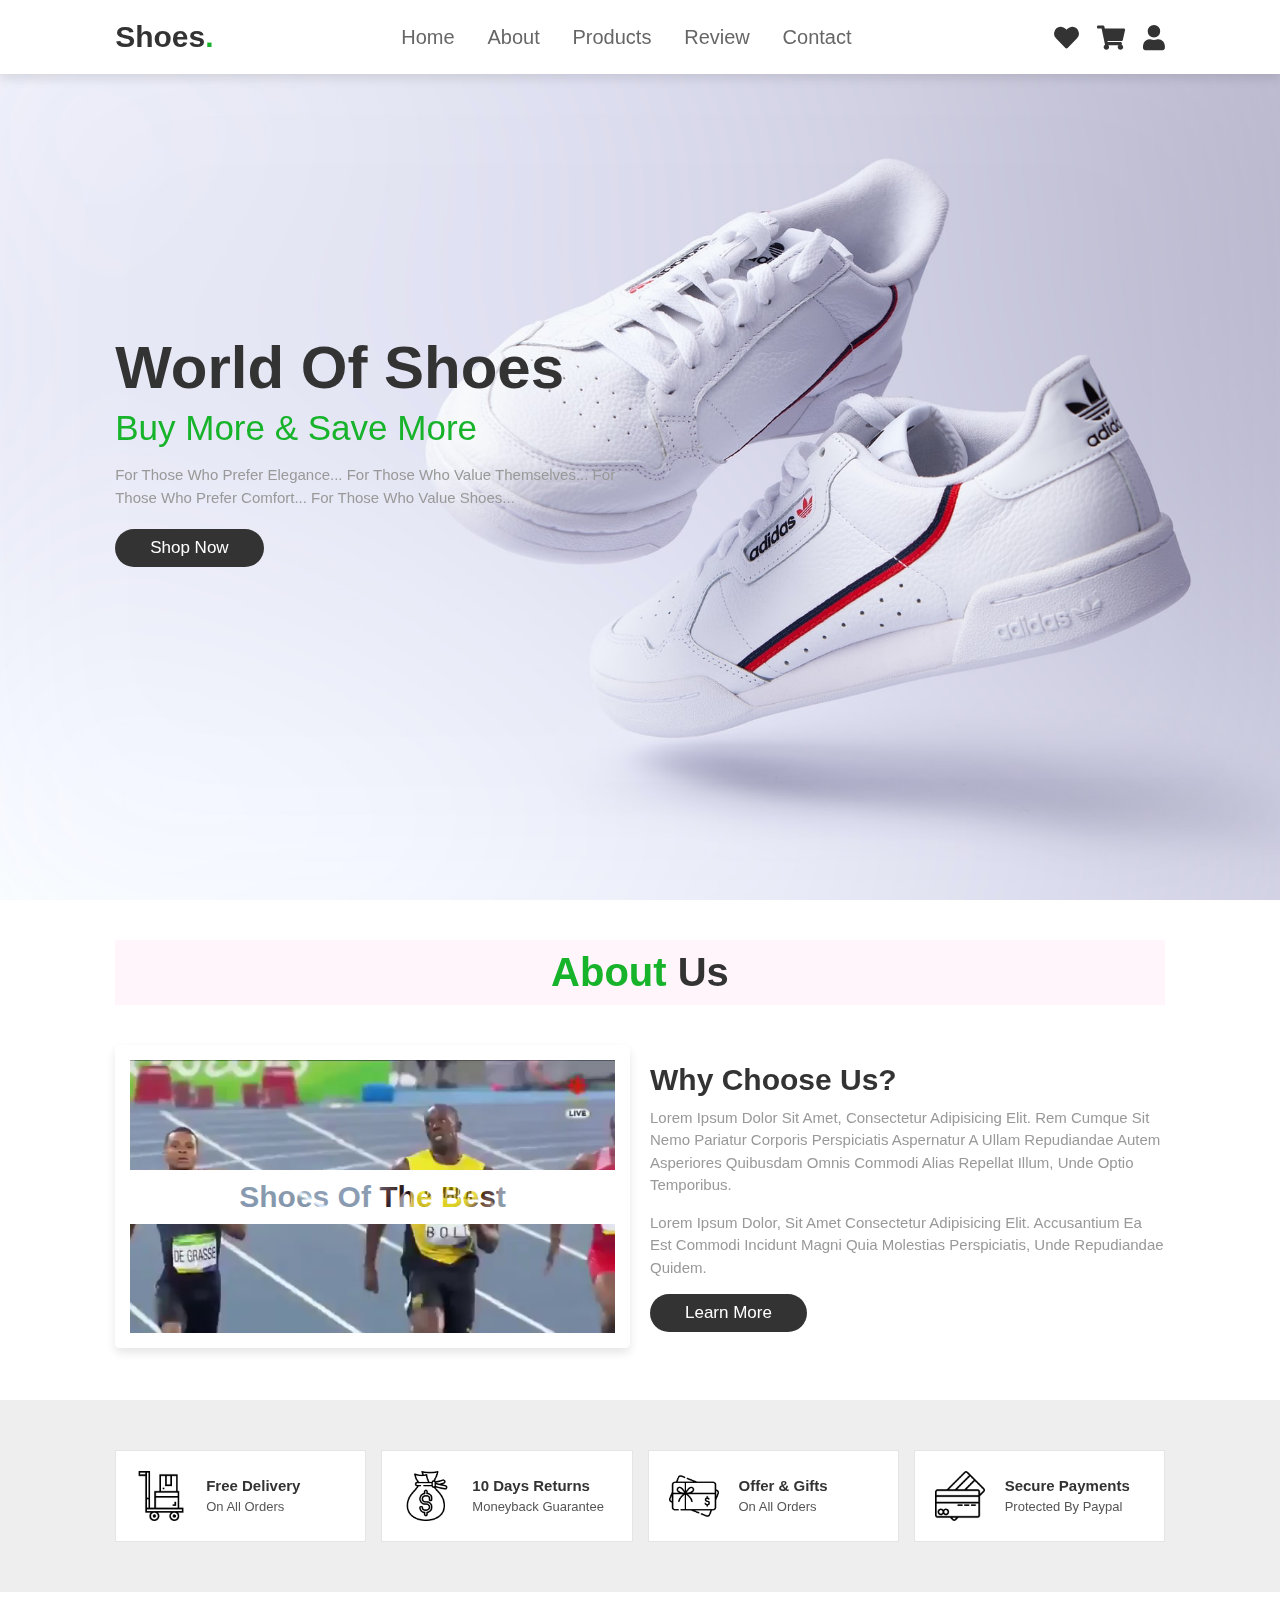
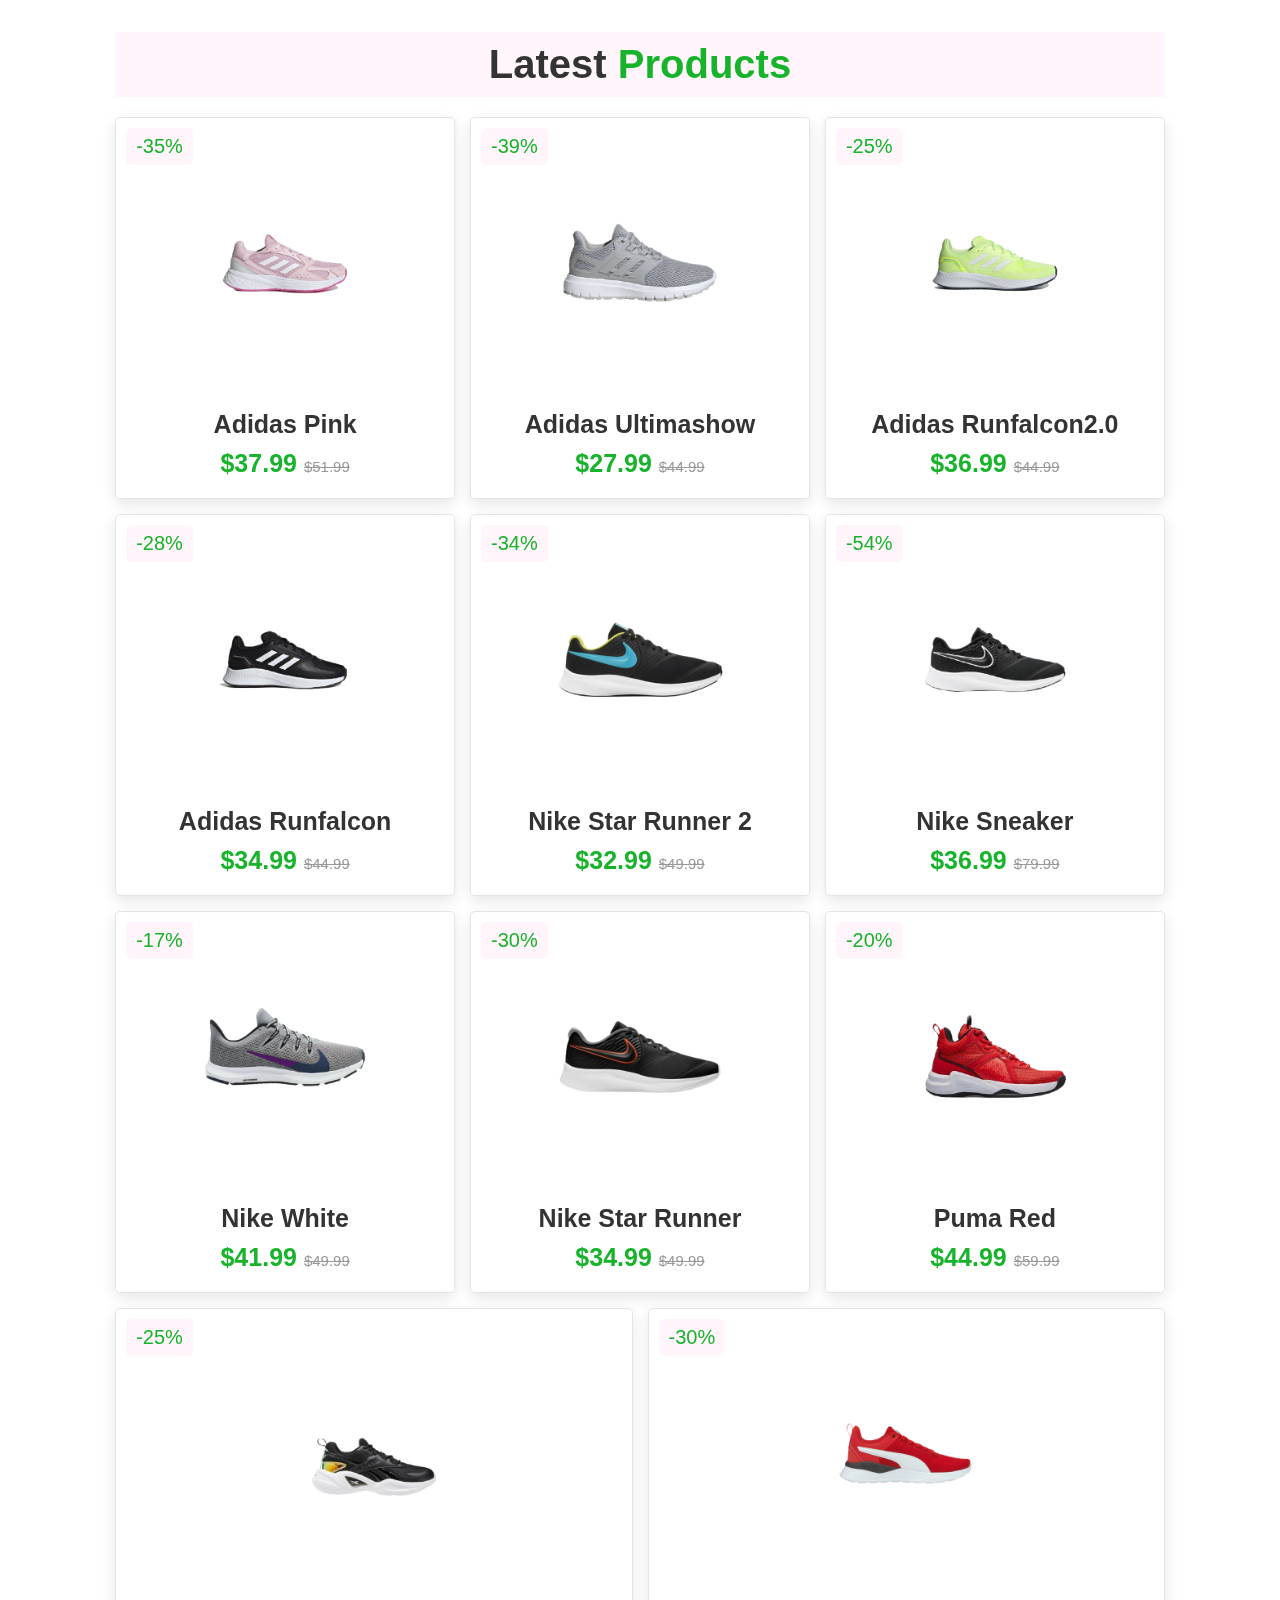
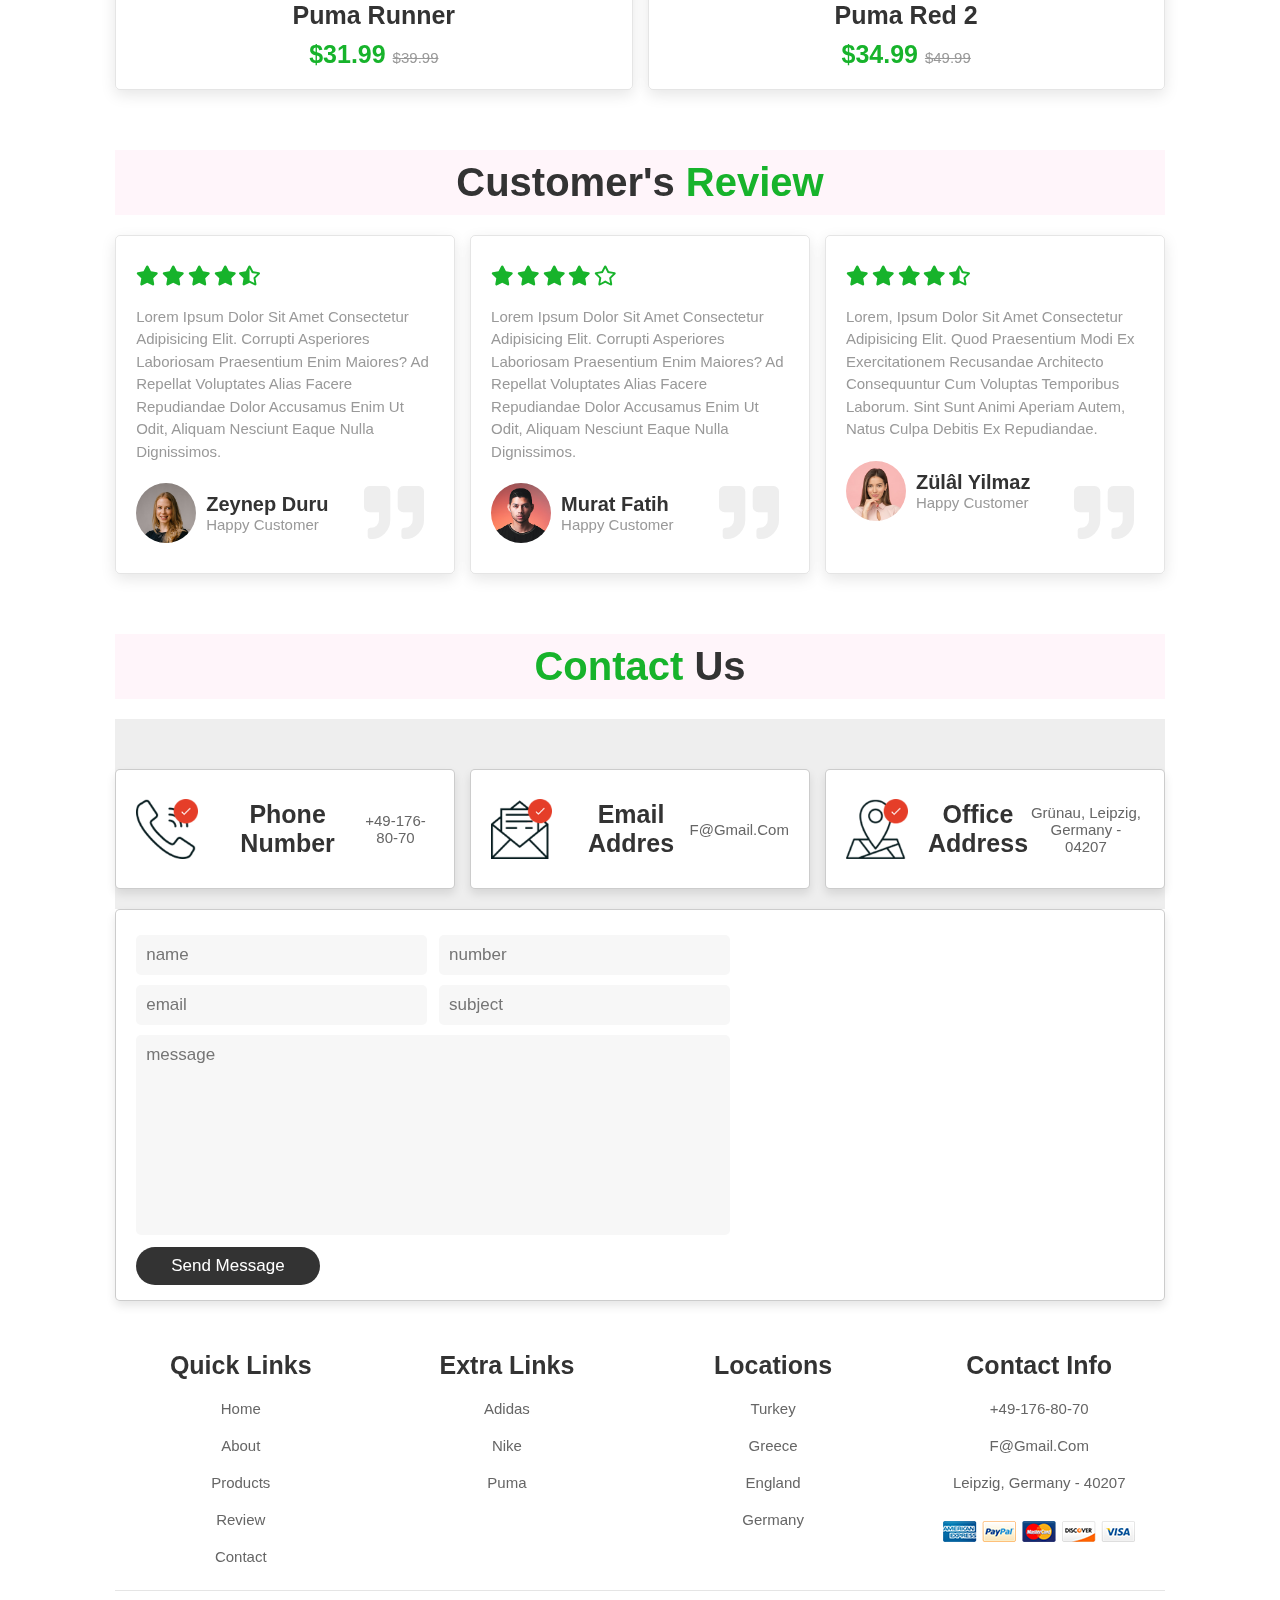
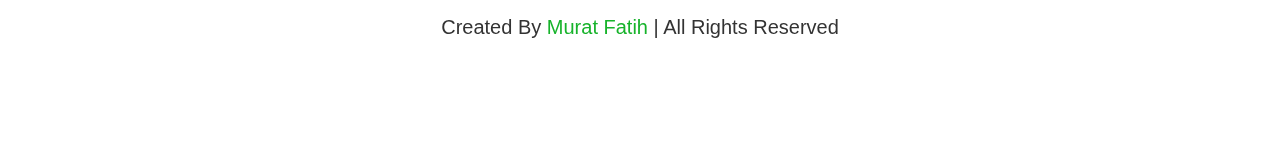
<file: index.html>
<!DOCTYPE html>
<html lang="en">

<head>
    <meta charset="UTF-8">
    <meta http-equiv="X-UA-Compatible" content="IE=edge">
    <meta name="viewport" content="width=device-width, initial-scale=1.0">
    <title>World Of Shoes</title>
    <link rel="icon" type="./favicon.ico" href="./images/favicon.ico">
    <!-- font awesome cdn link  -->
    <link rel="stylesheet" href="https://cdnjs.cloudflare.com/ajax/libs/font-awesome/5.15.3/css/all.min.css">
    <!-- custom css file link  -->
    <link rel="stylesheet" href="style.css">
</head>

<body>

    <!-- header section starts  -->
    <header>
        <input type="checkbox" name="" id="toggler">
        <label for="toggler" class="fas fa-bars"></label>
        <a href="#" class="logo">shoes<span>.</span></a>
        <nav class="navbar">
            <a href="#home">home</a>
            <a href="#about">about</a>
            <a href="#products">products</a>
            <a href="#review">review</a>
            <a href="#contact">contact</a>
        </nav>
        <div class="icons">
            <a href="#" class="fas fa-heart"></a>
            <a href="#" class="fas fa-shopping-cart"></a>
            <a href="#" class="fas fa-user"></a>
        </div>
    </header>

    <!-- home section starts  -->
    <section class="home" id="home">

        <div class="content">
            <h3>World of Shoes</h3>
            <span> buy more & save more </span>
            <p>For those who prefer elegance... For those who value themselves...
                For those who prefer comfort... For those who value shoes...
            </p>
            <a href="#" class="btn">shop now</a>
        </div>
    </section>

    <!-- about section starts  -->
    <section class="about" id="about">
        <h1 class="heading"> <span> about </span> us </h1>
        <div class="row">
            <div class="video-container">
                <video src="images/about-vid1.mp4" loop autoplay muted></video>
                <h3>shoes of the best</h3>
            </div>
            <div class="content">
                <h3>why choose us?</h3>
                <p>Lorem ipsum dolor sit amet, consectetur adipisicing elit. Rem cumque sit nemo pariatur corporis
                    perspiciatis aspernatur a ullam repudiandae autem asperiores quibusdam omnis commodi alias repellat
                    illum, unde optio temporibus.</p>
                <p>Lorem ipsum dolor, sit amet consectetur adipisicing elit. Accusantium ea est commodi incidunt magni
                    quia molestias perspiciatis, unde repudiandae quidem.</p>
                <a href="#" class="btn">learn more</a>
            </div>
        </div>
    </section>

    <!-- icons section starts  -->
    <section class="icons-container">
        <div class="icons">
            <img src="images/icon-1.png" alt="">
            <div class="info">
                <h3>free delivery</h3>
                <span>on all orders</span>
            </div>
        </div>
        <div class="icons">
            <img src="images/icon-2.png" alt="">
            <div class="info">
                <h3>10 days returns</h3>
                <span>moneyback guarantee</span>
            </div>
        </div>
        <div class="icons">
            <img src="images/icon-3.png" alt="">
            <div class="info">
                <h3>offer & gifts</h3>
                <span>on all orders</span>
            </div>
        </div>
        <div class="icons">
            <img src="images/icon-4.png" alt="">
            <div class="info">
                <h3>secure payments</h3>
                <span>protected by paypal</span>
            </div>
        </div>
    </section>

    <!-- products section starts  -->
    <section class="products" id="products">
        <h1 class="heading"> latest <span>products</span> </h1>
        <div class="box-container">
            <div class="box">
                <span class="discount">-35%</span>
                <div class="image">
                    <a href="./adidas.html">
                        <img src="images/img-4.jpg" alt="">
                    </a>
                    <div class="icons">
                        <a href="#" class="fas fa-heart"></a>
                        <a href="#" class="cart-btn">add to cart</a>
                        <a href="#" class="fas fa-share"></a>
                    </div>
                </div>
                <div class="content">
                    <h3>Adidas Pink</h3>
                    <div class="price"> $37.99 <span>$51.99</span> </div>
                </div>
            </div>
            <div class="box">
                <span class="discount">-39%</span>
                <div class="image">
                    <a href="./adidas.html">
                        <img src="images/img-2.jpg" alt="">
                    </a>
                    <div class="icons">
                        <a href="#" class="fas fa-heart"></a>
                        <a href="#" class="cart-btn">add to cart</a>
                        <a href="#" class="fas fa-share"></a>
                    </div>
                </div>
                <div class="content">
                    <h3>adidas Ultimashow</h3>
                    <div class="price"> $27.99 <span>$44.99</span> </div>
                </div>
            </div>
            <div class="box">
                <span class="discount">-25%</span>
                <div class="image">
                    <a href="./adidas.html">
                        <img src="images/img-3.jpg" alt="">
                    </a>
                    <div class="icons">
                        <a href="#" class="fas fa-heart"></a>
                        <a href="#" class="cart-btn">add to cart</a>
                        <a href="#" class="fas fa-share"></a>
                    </div>
                </div>
                <div class="content">
                    <h3>adidas runfalcon2.0</h3>
                    <div class="price"> $36.99 <span>$44.99</span> </div>
                </div>
            </div>
            <div class="box">
                <span class="discount">-28%</span>
                <div class="image">
                    <a href="./adidas.html">
                        <img src="images/img-1.jpg" alt="">
                    </a>
                    <div class="icons">
                        <a href="#" class="fas fa-heart"></a>
                        <a href="#" class="cart-btn">add to cart</a>
                        <a href="#" class="fas fa-share"></a>
                    </div>
                </div>
                <div class="content">
                    <h3>adidas runfalcon</h3>
                    <div class="price"> $34.99 <span>$44.99</span> </div>
                </div>
            </div>
            <div class="box">
                <span class="discount">-34%</span>
                <div class="image">
                    <a href="./nike.html">
                        <img src="images/img-5.jpg" alt="">
                    </a>
                    <div class="icons">
                        <a href="#" class="fas fa-heart"></a>
                        <a href="#" class="cart-btn">add to cart</a>
                        <a href="#" class="fas fa-share"></a>
                    </div>
                </div>
                <div class="content">
                    <h3>nike star runner 2</h3>
                    <div class="price"> $32.99 <span>$49.99</span> </div>
                </div>
            </div>
            <div class="box">
                <span class="discount">-54%</span>
                <div class="image">
                    <a href="./nike.html">
                        <img src="images/img-6.jpg" alt="">
                    </a>
                    <div class="icons">
                        <a href="#" class="fas fa-heart"></a>
                        <a href="#" class="cart-btn">add to cart</a>
                        <a href="#" class="fas fa-share"></a>
                    </div>
                </div>
                <div class="content">
                    <h3>nike sneaker</h3>
                    <div class="price"> $36.99 <span>$79.99</span> </div>
                </div>
            </div>
            <div class="box">
                <span class="discount">-17%</span>
                <div class="image">
                    <a href="./nike.html">
                        <img src="images/img-7.jpg" alt="">
                    </a>
                    <div class="icons">
                        <a href="#" class="fas fa-heart"></a>
                        <a href="#" class="cart-btn">add to cart</a>
                        <a href="#" class="fas fa-share"></a>
                    </div>
                </div>
                <div class="content">
                    <h3>nike white</h3>
                    <div class="price"> $41.99 <span>$49.99</span> </div>
                </div>
            </div>
            <div class="box">
                <span class="discount">-30%</span>
                <div class="image">
                    <a href="./nike.html">
                        <img src="images/img-8.jpg" alt="">
                    </a>
                    <div class="icons">
                        <a href="#" class="fas fa-heart"></a>
                        <a href="#" class="cart-btn">add to cart</a>
                        <a href="#" class="fas fa-share"></a>
                    </div>
                </div>
                <div class="content">
                    <h3>nike star runner</h3>
                    <div class="price"> $34.99 <span>$49.99</span> </div>
                </div>
            </div>

            <div class="box">
                <span class="discount">-20%</span>
                <div class="image">
                    <a href="./puma.html">
                        <img src="images/img-9.jpg" alt="">
                    </a>
                    <div class="icons">
                        <a href="#" class="fas fa-heart"></a>
                        <a href="#" class="cart-btn">add to cart</a>
                        <a href="#" class="fas fa-share"></a>
                    </div>
                </div>
                <div class="content">
                    <h3>puma red</h3>
                    <div class="price"> $44.99 <span>$59.99</span> </div>
                </div>
            </div>

            <div class="box">
                <span class="discount">-25%</span>
                <div class="image">
                    <a href="./puma.html">
                        <img src="images/img-10.jpg" alt="">
                    </a>
                    <div class="icons">
                        <a href="#" class="fas fa-heart"></a>
                        <a href="#" class="cart-btn">add to cart</a>
                        <a href="#" class="fas fa-share"></a>
                    </div>
                </div>
                <div class="content">
                    <h3>puma runner</h3>
                    <div class="price"> $31.99 <span>$39.99</span> </div>
                </div>
            </div>


            <div class="box">
                <span class="discount">-30%</span>
                <div class="image">
                    <a href="./puma.html">
                        <img src="images/img-11.jpg" alt="">
                    </a>
                    <div class="icons">
                        <a href="#" class="fas fa-heart"></a>
                        <a href="#" class="cart-btn">add to cart</a>
                        <a href="#" class="fas fa-share"></a>
                    </div>
                </div>
                <div class="content">
                    <h3>puma red 2</h3>
                    <div class="price"> $34.99 <span>$49.99</span> </div>
                </div>
            </div>

    </section>

    <!-- review section starts  -->
    <section class="review" id="review">

        <h1 class="heading"> customer's <span>review</span> </h1>

        <div class="box-container">

            <div class="box">
                <div class="stars">
                    <i class="fas fa-star"></i>
                    <i class="fas fa-star"></i>
                    <i class="fas fa-star"></i>
                    <i class="fas fa-star"></i>
                    <i class="fas fa-star-half-alt"></i>
                </div>
                <p>Lorem ipsum dolor sit amet consectetur adipisicing elit. Corrupti asperiores laboriosam praesentium
                    enim maiores? Ad repellat voluptates alias facere repudiandae dolor accusamus enim ut odit, aliquam
                    nesciunt eaque nulla dignissimos.</p>
                <div class="user">
                    <img src="images/pic-1.png" alt="">
                    <div class="user-info">
                        <h3>Zeynep Duru</h3>
                        <span>happy customer</span>
                    </div>
                </div>
                <span class="fas fa-quote-right"></span>
            </div>

            <div class="box">
                <div class="stars">
                    <i class="fas fa-star"></i>
                    <i class="fas fa-star"></i>
                    <i class="fas fa-star"></i>
                    <i class="fas fa-star"></i>
                    <i class="far fa-star"></i>
                </div>
                <p>Lorem ipsum dolor sit amet consectetur adipisicing elit. Corrupti asperiores laboriosam praesentium
                    enim maiores? Ad repellat voluptates alias facere repudiandae dolor accusamus enim ut odit, aliquam
                    nesciunt eaque nulla dignissimos.</p>
                <div class="user">
                    <img src="images/pic-2.png" alt="">
                    <div class="user-info">
                        <h3>Murat Fatih</h3>
                        <span>happy customer</span>
                    </div>
                </div>
                <span class="fas fa-quote-right"></span>
            </div>

            <div class="box">
                <div class="stars">
                    <i class="fas fa-star"></i>
                    <i class="fas fa-star"></i>
                    <i class="fas fa-star"></i>
                    <i class="fas fa-star"></i>
                    <i class="fas fa-star-half-alt"></i>
                </div>
                <p>Lorem, ipsum dolor sit amet consectetur adipisicing elit. Quod praesentium modi ex exercitationem
                    recusandae architecto consequuntur cum voluptas temporibus laborum. Sint sunt animi aperiam autem,
                    natus culpa debitis ex repudiandae.</p>
                <div class="user">
                    <img src="images/pic-3.png" alt="">
                    <div class="user-info">
                        <h3>Zülâl Yilmaz</h3>
                        <span>happy customer</span>
                    </div>
                </div>
                <span class="fas fa-quote-right"></span>
            </div>

        </div>

    </section>

    <!--Contact section starts-->
    <section class="contact" id="contact">
        <h1 class="heading"> <span>contact</span> us </h1>
        <div class="icons-container">
            <div class="icons">
                <img src="images/icon-5.png" alt="">
                <h3>phone number</h3>
                <p>+49-176-80-70</p>
            </div>
            <div class="icons">
                <img src="images/icon-6.png" alt="">
                <h3>email addres</h3>
                <p>f@gmail.com</p>
            </div>
            <div class="icons">
                <img src="images/icon-7.png" alt="">
                <h3>office address</h3>
                <p>grünau, leipzig, germany - 04207</p>
            </div>
        </div>
        <div class="row">
            <form action="">
                <div class="inputBox">
                    <input type="text" placeholder="name">
                    <input type="text" placeholder="number">
                </div>
                <div class="inputBox">
                    <input type="email" placeholder="email">
                    <input type="text" placeholder="subject">
                </div>
                <textarea name="" placeholder="message" id="" cols="30" rows="10"></textarea>
                <input type="submit" value="send message" class="btn">
            </form>
            <iframe class="map"
                src="https://www.google.com/maps/embed?pb=!1m18!1m12!1m3!1d2494.075952793802!2d12.263409866125082!3d51.309726929603166!2m3!1f0!2f0!3f0!3m2!1i1024!2i768!4f13.1!3m3!1m2!1s0x47a6f6e39d64a419%3A0x9eb061e055e15de6!2s04207%20Gr%C3%BCnau!5e0!3m2!1str!2sde!4v1628583391150!5m2!1str!2sde"
                allowfullscreen="" loading="lazy"></iframe>
        </div>
    </section>

    <!-- footer section starts  -->
    <section class="footer">
        <div class="box-container">
            <div class="box">
                <h3>quick links</h3>
                <a href="#home">home</a>
                <a href="#about">about</a>
                <a href="#products">products</a>
                <a href="#review">review</a>
                <a href="#contact">contact</a>
            </div>
            <div class="box">
                <h3>extra links</h3>
                <a href="./adidas.html">adidas</a>
                <a href="./nike.html">nike</a>
                <a href="./puma.html">puma</a>
            </div>
            <div class="box">
                <h3>locations</h3>
                <a href="#">turkey</a>
                <a href="#">greece</a>
                <a href="#">england</a>
                <a href="#">germany</a>
            </div>
            <div class="box">
                <h3>contact info</h3>
                <a href="#">+49-176-80-70</a>
                <a href="#">f@gmail.com</a>
                <a href="#">leipzig, germany - 40207</a>
                <a href=""><img src="images/payment.png" alt=""></a>
            </div>
        </div>
        <div class="credit"> created by <span> murat fatih </span> | all rights reserved </div>
    </section>

</body>

</html>
</file>
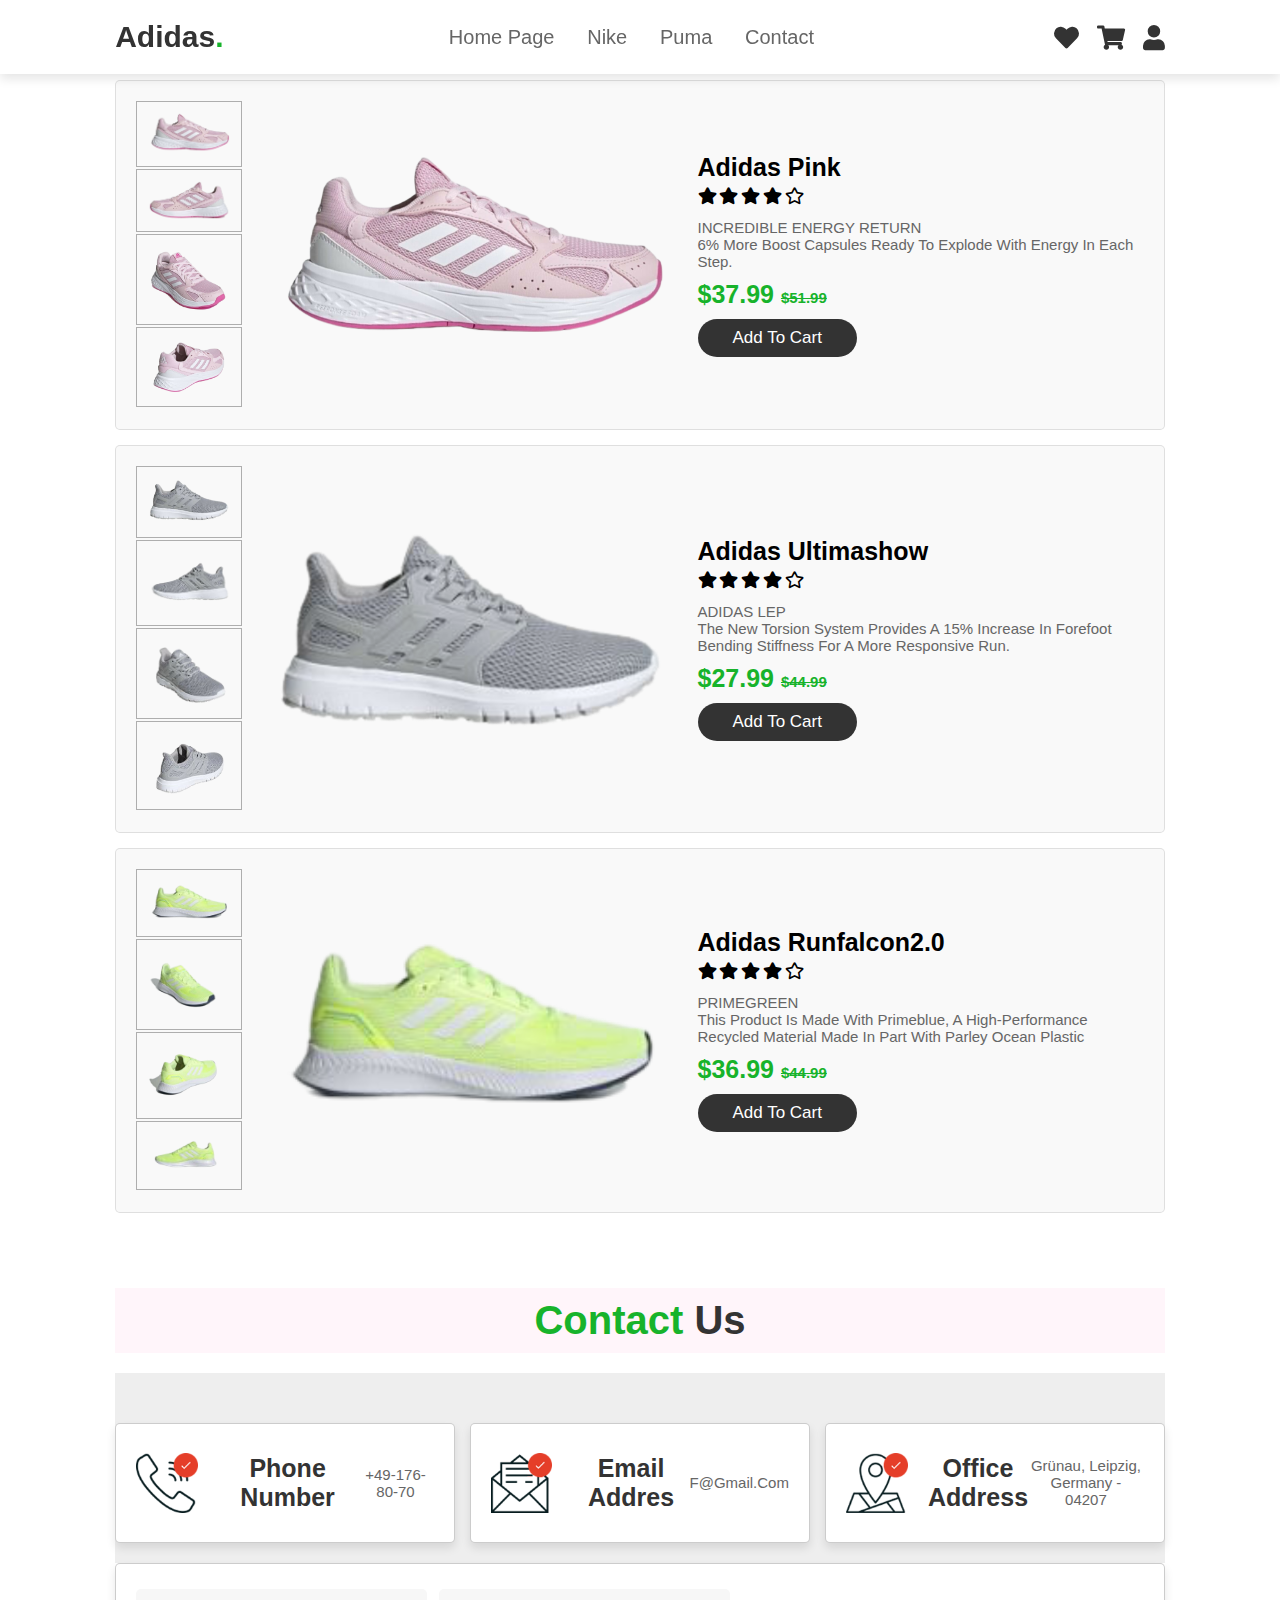
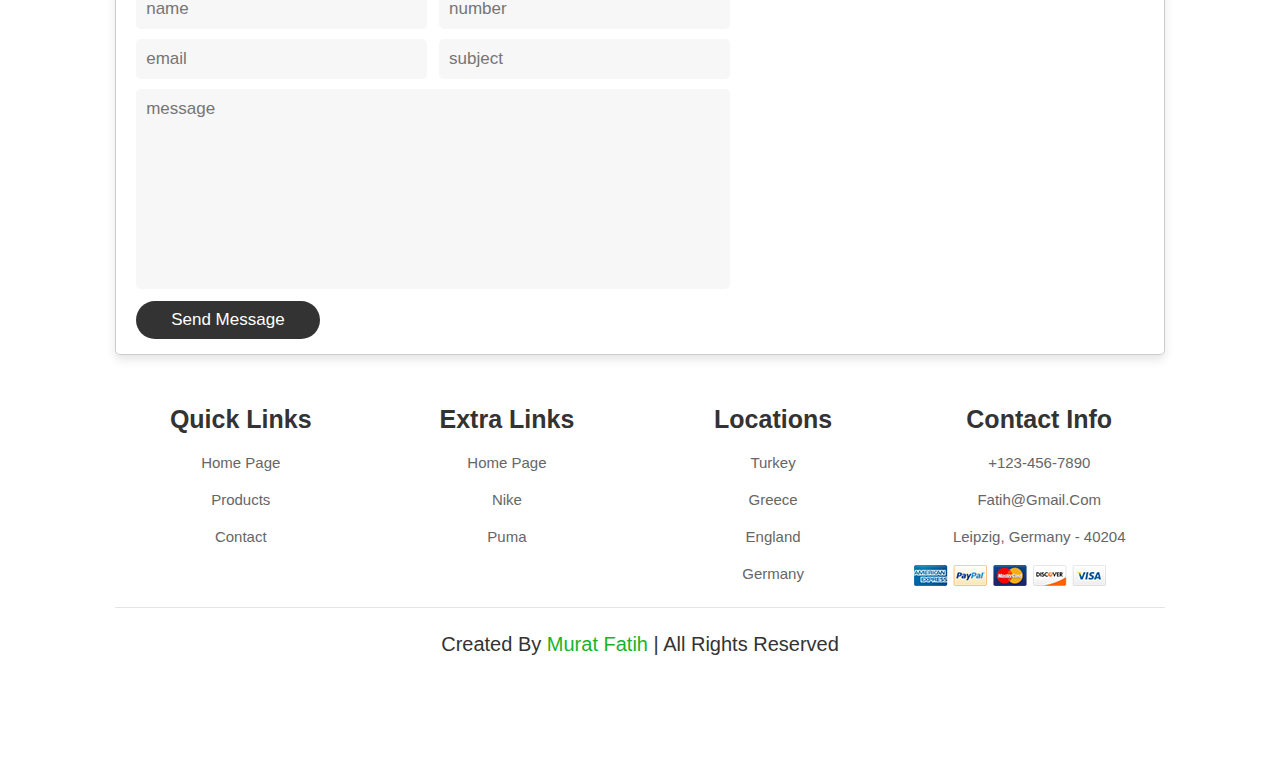
<file: adidas.html>
<!DOCTYPE html>
<html lang="en">
<head>
    <meta charset="UTF-8">
    <meta http-equiv="X-UA-Compatible" content="IE=edge">
    <meta name="viewport" content="width=device-width, initial-scale=1.0">
    <title>Adidas</title>
    <link rel="icon" type="./favicon.ico" href="./images/favicon.ico">
    <!-- font awesome cdn link  -->
    <link rel="stylesheet" href="https://cdnjs.cloudflare.com/ajax/libs/font-awesome/5.15.3/css/all.min.css">
    <!-- custom css file link  -->
    <link rel="stylesheet" href="style.css">
</head>
<body>

<!-- header section starts  -->
<header>

    <input type="checkbox" name="" id="toggler">
    <label for="toggler" class="fas fa-bars"></label>

    <a href="#" class="logo">adidas<span>.</span></a>

    <nav class="navbar">
        <a href="./index.html">home page</a>
        <a href="./nike.html">nike</a>
        <a href="./puma.html">puma</a>
        <a href="#contact">contact</a>
    </nav>

    <div class="icons">
        <a href="#" class="fas fa-heart"></a>
        <a href="#" class="fas fa-shopping-cart"></a>
        <a href="#" class="fas fa-user"></a>
    </div>

</header>

<!-- featured section starts  -->

<section class="featured" id="featured">

    <h5 class="heading">  </h5>

    <div class="row">
        <div class="image-container">
            <div class="small-image">
                <img src="./images/adidas1.png" class="featured-image-1" alt="">
                <img src="./images/adidas2.png" class="featured-image-1" alt="">
                <img src="./images/adidas3.png" class="featured-image-1" alt="">
                <img src="./images/adidas4.png" class="featured-image-1" alt="">
            </div>
            <div class="big-image">
                <img src="./images/adidas1.png" class="big-image-1" alt="">
            </div>
        </div>
        <div class="content">
            <h3>Adidas Pink</h3>
            <div class="stars">
                <i class="fas fa-star"></i>
                <i class="fas fa-star"></i>
                <i class="fas fa-star"></i>
                <i class="fas fa-star"></i>
                <i class="far fa-star"></i>
            </div>
            <p>INCREDIBLE ENERGY RETURN 
             <br> 6% more Boost capsules ready to explode with energy in each step.</p>
            <div class="price">$37.99 <span>$51.99</span></div>
            <a href="#" class="btn">add to cart</a>
        </div>
    </div>

    <div class="row">
        <div class="image-container">
            <div class="small-image">
                <img src="./images/adidas5.png" class="featured-image-2" alt="">
                <img src="./images/adidas6.png" class="featured-image-2" alt="">
                <img src="./images/adidas7.png" class="featured-image-2" alt="">
                <img src="./images/adidas8.png" class="featured-image-2" alt="">
            </div>
            <div class="big-image">
                <img src="./images/adidas5.png" class="big-image-2" alt="">
            </div>
        </div>
        <div class="content">
            <h3>Adidas Ultimashow</h3>
            <div class="stars">
                <i class="fas fa-star"></i>
                <i class="fas fa-star"></i>
                <i class="fas fa-star"></i>
                <i class="fas fa-star"></i>
                <i class="far fa-star"></i>
            </div>
            <p>ADIDAS LEP
               <br> The new Torsion System provides a 15% increase in forefoot bending stiffness for a more responsive run.</p>
            <div class="price">$27.99 <span>$44.99</span></div>
            <a href="#" class="btn">add to cart</a>
        </div>
    </div>

    <div class="row">
        <div class="image-container">
            <div class="small-image">
                <img src="./images/adidas9.png" class="featured-image-2" alt="">
                <img src="./images/adidas10.png" class="featured-image-2" alt="">
                <img src="./images/adidas11.png" class="featured-image-2" alt="">
                <img src="./images/adidas12.png" class="featured-image-2" alt="">
            </div>
            <div class="big-image">
                <img src="./images/adidas9.png" class="featured-image-2" alt="">
            </div>
        </div>
        <div class="content">
            <h3>Adidas Runfalcon2.0</h3>
            <div class="stars">
                <i class="fas fa-star"></i>
                <i class="fas fa-star"></i>
                <i class="fas fa-star"></i>
                <i class="fas fa-star"></i>
                <i class="far fa-star"></i>
            </div>
            <p>PRIMEGREEN
               <br> This product is made with Primeblue, a high-performance recycled material made in part with Parley Ocean Plastic</p>
            <div class="price">$36.99 <span>$44.99</span></div>
            <a href="#" class="btn">add to cart</a>
        </div>
    </div>

</section>  

     <!--Contact section starts-->
     <section class="contact" id="contact">

        <h1 class="heading"> <span>contact</span> us </h1>

        <div class="icons-container">

            <div class="icons">
                <img src="images/icon-5.png" alt="">
                <h3>phone number</h3>
                <p>+49-176-80-70</p>
            </div>

            <div class="icons">
                <img src="images/icon-6.png" alt="">
                <h3>email addres</h3>
                <p>f@gmail.com</p>

            </div>

            <div class="icons">
                <img src="images/icon-7.png" alt="">
                <h3>office address</h3>
                <p>grünau, leipzig, germany - 04207</p>
            </div>

        </div>

        <div class="row">

            <form action="">
                <div class="inputBox">
                    <input type="text" placeholder="name">
                    <input type="text" placeholder="number">
                </div>
                <div class="inputBox">
                    <input type="email" placeholder="email">
                    <input type="text" placeholder="subject">
                </div>
                <textarea name="" placeholder="message" id="" cols="30" rows="10"></textarea>
                <input type="submit" value="send message" class="btn">
            </form>


            <iframe class="map"
                src="https://www.google.com/maps/embed?pb=!1m18!1m12!1m3!1d2494.075952793802!2d12.263409866125082!3d51.309726929603166!2m3!1f0!2f0!3f0!3m2!1i1024!2i768!4f13.1!3m3!1m2!1s0x47a6f6e39d64a419%3A0x9eb061e055e15de6!2s04207%20Gr%C3%BCnau!5e0!3m2!1str!2sde!4v1628583391150!5m2!1str!2sde"
                allowfullscreen="" loading="lazy"></iframe>

        </div>

    </section>

   <!-- footer section starts  -->
   <section class="footer">

    <div class="box-container">

        <div class="box">
            <h3>quick links</h3>
            <a href="./index.html">home page</a>
            <a href="#featured">products</a>
            <a href="#contact">contact</a>
        </div>

        <div class="box">
            <h3>extra links</h3>
            <a href="./index.html">home page</a>
            <a href="./nike.html">nike</a>
            <a href="./puma.html">puma</a>
        </div>

        <div class="box">
            <h3>locations</h3>
            <a href="#">turkey</a>
            <a href="#">greece</a>
            <a href="#">england</a>
            <a href="#">germany</a>
        </div>

        <div class="box">
            <h3>contact info</h3>
            <a href="#">+123-456-7890</a>
            <a href="#">fatih@gmail.com</a>
            <a href="#">leipzig, germany - 40204</a>
            <img src="images/payment.png" alt="">
        </div>

    </div>

    <div class="credit"> created by <span> murat fatih </span> | all rights reserved </div>

</section>


</body>
</html>
</file>
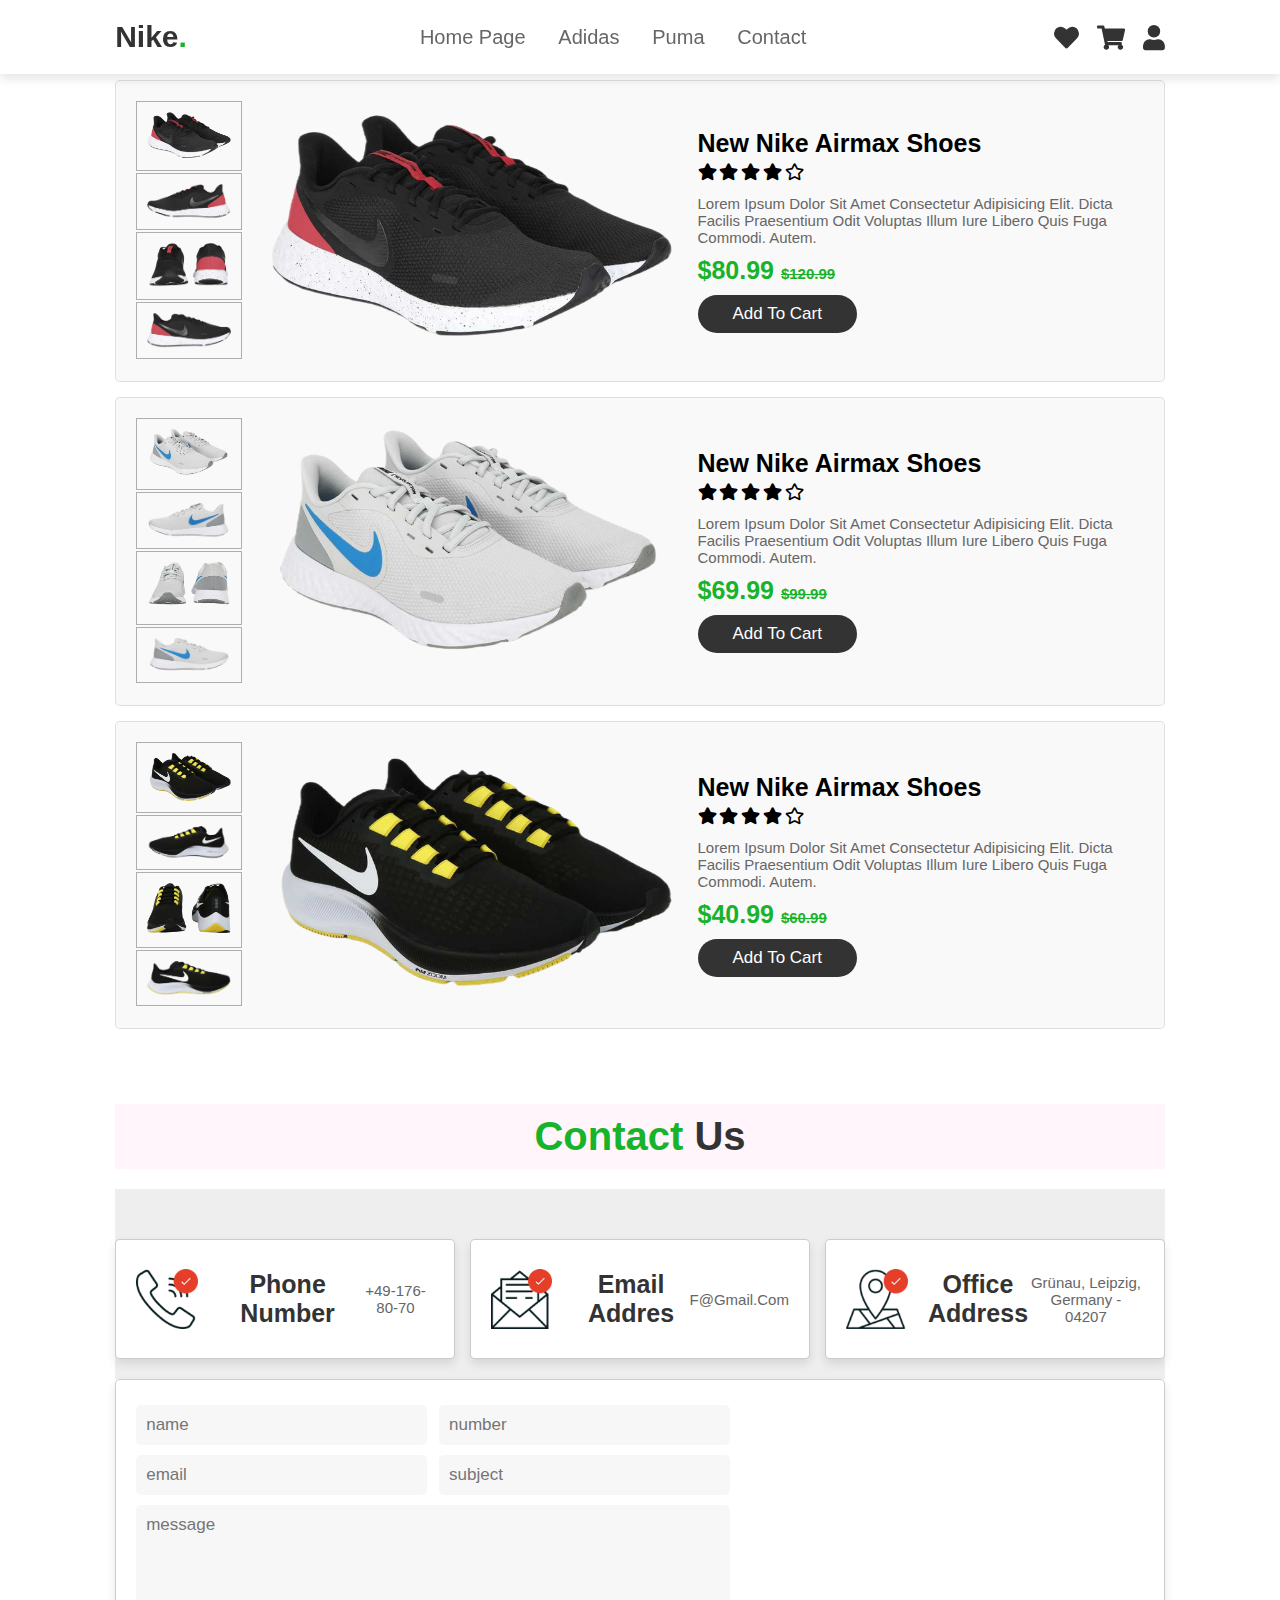
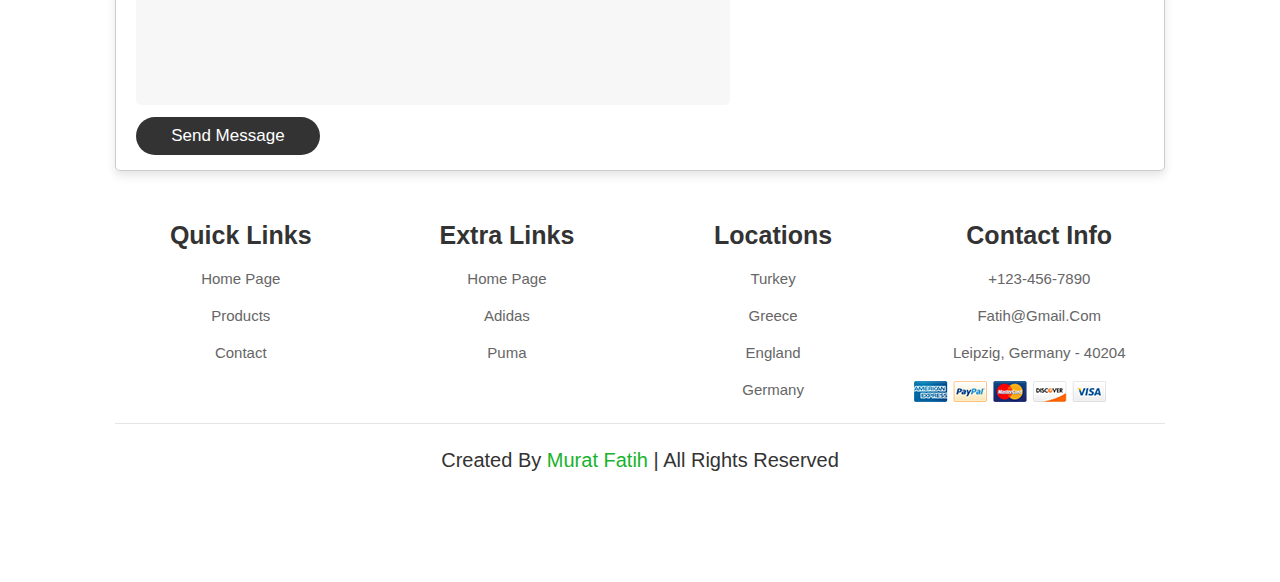
<file: nike.html>
<!DOCTYPE html>
<html lang="en">

<head>
    <meta charset="UTF-8">
    <meta http-equiv="X-UA-Compatible" content="IE=edge">
    <meta name="viewport" content="width=device-width, initial-scale=1.0">
    <title>Nike</title>
    <link rel="icon" type="./favicon.ico" href="./images/favicon.ico">
    <!-- font awesome cdn link  -->
    <link rel="stylesheet" href="https://cdnjs.cloudflare.com/ajax/libs/font-awesome/5.15.3/css/all.min.css">
    <!-- custom css file link  -->
    <link rel="stylesheet" href="style.css">
</head>

<body>

   <!-- header section starts  -->
<header>

    <input type="checkbox" name="" id="toggler">
    <label for="toggler" class="fas fa-bars"></label>

    <a href="#" class="logo">nike<span>.</span></a>

    <nav class="navbar">
        <a href="./index.html">home page</a>
        <a href="./adidas.html">adidas</a>
        <a href="./puma.html">puma</a>
        <a href="#contact">contact</a>
    </nav>

    <div class="icons">
        <a href="#" class="fas fa-heart"></a>
        <a href="#" class="fas fa-shopping-cart"></a>
        <a href="#" class="fas fa-user"></a>
    </div>

</header>

    <!-- featured section starts  -->

    <section class="featured" id="featured">

        <h5 class="heading"> </h5>

        <div class="row">
            <div class="image-container">
                <div class="small-image">
                    <img src="images/f-img-1.1.png" class="featured-image-1" alt="">
                    <img src="images/f-img-1.2.png" class="featured-image-1" alt="">
                    <img src="images/f-img-1.3.png" class="featured-image-1" alt="">
                    <img src="images/f-img-1.4.png" class="featured-image-1" alt="">
                </div>
                <div class="big-image">
                    <img src="images/f-img-1.1.png" class="big-image-1" alt="">
                </div>
            </div>
            <div class="content">
                <h3>new nike airmax shoes</h3>
                <div class="stars">
                    <i class="fas fa-star"></i>
                    <i class="fas fa-star"></i>
                    <i class="fas fa-star"></i>
                    <i class="fas fa-star"></i>
                    <i class="far fa-star"></i>
                </div>
                <p>Lorem ipsum dolor sit amet consectetur adipisicing elit. Dicta facilis praesentium odit voluptas
                    illum iure libero quis fuga commodi. Autem.</p>
                <div class="price">$80.99 <span>$120.99</span></div>
                <a href="#" class="btn">add to cart</a>
            </div>
        </div>

        <div class="row">
            <div class="image-container">
                <div class="small-image">
                    <img src="images/f-img-2.1.png" class="featured-image-2" alt="">
                    <img src="images/f-img-2.2.png" class="featured-image-2" alt="">
                    <img src="images/f-img-2.3.png" class="featured-image-2" alt="">
                    <img src="images/f-img-2.4.png" class="featured-image-2" alt="">
                </div>
                <div class="big-image">
                    <img src="images/f-img-2.1.png" class="big-image-2" alt="">
                </div>
            </div>
            <div class="content">
                <h3>new nike airmax shoes</h3>
                <div class="stars">
                    <i class="fas fa-star"></i>
                    <i class="fas fa-star"></i>
                    <i class="fas fa-star"></i>
                    <i class="fas fa-star"></i>
                    <i class="far fa-star"></i>
                </div>
                <p>Lorem ipsum dolor sit amet consectetur adipisicing elit. Dicta facilis praesentium odit voluptas
                    illum iure libero quis fuga commodi. Autem.</p>
                <div class="price">$69.99 <span>$99.99</span></div>
                <a href="#" class="btn">add to cart</a>
            </div>
        </div>

        <div class="row">
            <div class="image-container">
                <div class="small-image">
                    <img src="images/f-img-3.1.png" class="featured-image-3" alt="">
                    <img src="images/f-img-3.2.png" class="featured-image-3" alt="">
                    <img src="images/f-img-3.3.png" class="featured-image-3" alt="">
                    <img src="images/f-img-3.4.png" class="featured-image-3" alt="">
                </div>
                <div class="big-image">
                    <img src="images/f-img-3.1.png" class="big-image-3" alt="">
                </div>
            </div>
            <div class="content">
                <h3>new nike airmax shoes</h3>
                <div class="stars">
                    <i class="fas fa-star"></i>
                    <i class="fas fa-star"></i>
                    <i class="fas fa-star"></i>
                    <i class="fas fa-star"></i>
                    <i class="far fa-star"></i>
                </div>
                <p>Lorem ipsum dolor sit amet consectetur adipisicing elit. Dicta facilis praesentium odit voluptas
                    illum iure libero quis fuga commodi. Autem.</p>
                <div class="price">$40.99 <span>$60.99</span></div>
                <a href="#" class="btn">add to cart</a>
            </div>
        </div>

    </section>
    <!-- featured section ends -->

    <!--Contact section starts-->
    <section class="contact" id="contact">

        <h1 class="heading"> <span>contact</span> us </h1>

        <div class="icons-container">

            <div class="icons">
                <img src="images/icon-5.png" alt="">
                <h3>phone number</h3>
                <p>+49-176-80-70</p>
            </div>

            <div class="icons">
                <img src="images/icon-6.png" alt="">
                <h3>email addres</h3>
                <p>f@gmail.com</p>

            </div>

            <div class="icons">
                <img src="images/icon-7.png" alt="">
                <h3>office address</h3>
                <p>grünau, leipzig, germany - 04207</p>
            </div>

        </div>

        <div class="row">

            <form action="">
                <div class="inputBox">
                    <input type="text" placeholder="name">
                    <input type="text" placeholder="number">
                </div>
                <div class="inputBox">
                    <input type="email" placeholder="email">
                    <input type="text" placeholder="subject">
                </div>
                <textarea name="" placeholder="message" id="" cols="30" rows="10"></textarea>
                <input type="submit" value="send message" class="btn">
            </form>


            <iframe class="map"
                src="https://www.google.com/maps/embed?pb=!1m18!1m12!1m3!1d2494.075952793802!2d12.263409866125082!3d51.309726929603166!2m3!1f0!2f0!3f0!3m2!1i1024!2i768!4f13.1!3m3!1m2!1s0x47a6f6e39d64a419%3A0x9eb061e055e15de6!2s04207%20Gr%C3%BCnau!5e0!3m2!1str!2sde!4v1628583391150!5m2!1str!2sde"
                allowfullscreen="" loading="lazy"></iframe>

        </div>

    </section>

    <!-- footer section starts  -->
    <section class="footer">

        <div class="box-container">
    
            <div class="box">
                <h3>quick links</h3>
                <a href="./index.html">home page</a>
                <a href="#featured">products</a>
                <a href="#contact">contact</a>
            </div>
    
            <div class="box">
                <h3>extra links</h3>
                <a href="./index.html">home page</a>
                <a href="./adidas.html">adidas</a>
                <a href="./puma.html">puma</a>
            </div>
    
            <div class="box">
                <h3>locations</h3>
                <a href="#">turkey</a>
                <a href="#">greece</a>
                <a href="#">england</a>
                <a href="#">germany</a>
            </div>
    
            <div class="box">
                <h3>contact info</h3>
                <a href="#">+123-456-7890</a>
                <a href="#">fatih@gmail.com</a>
                <a href="#">leipzig, germany - 40204</a>
                <img src="images/payment.png" alt="">
            </div>
    
        </div>
    
        <div class="credit"> created by <span> murat fatih </span> | all rights reserved </div>
    
    </section>
</body>

</html>
</file>
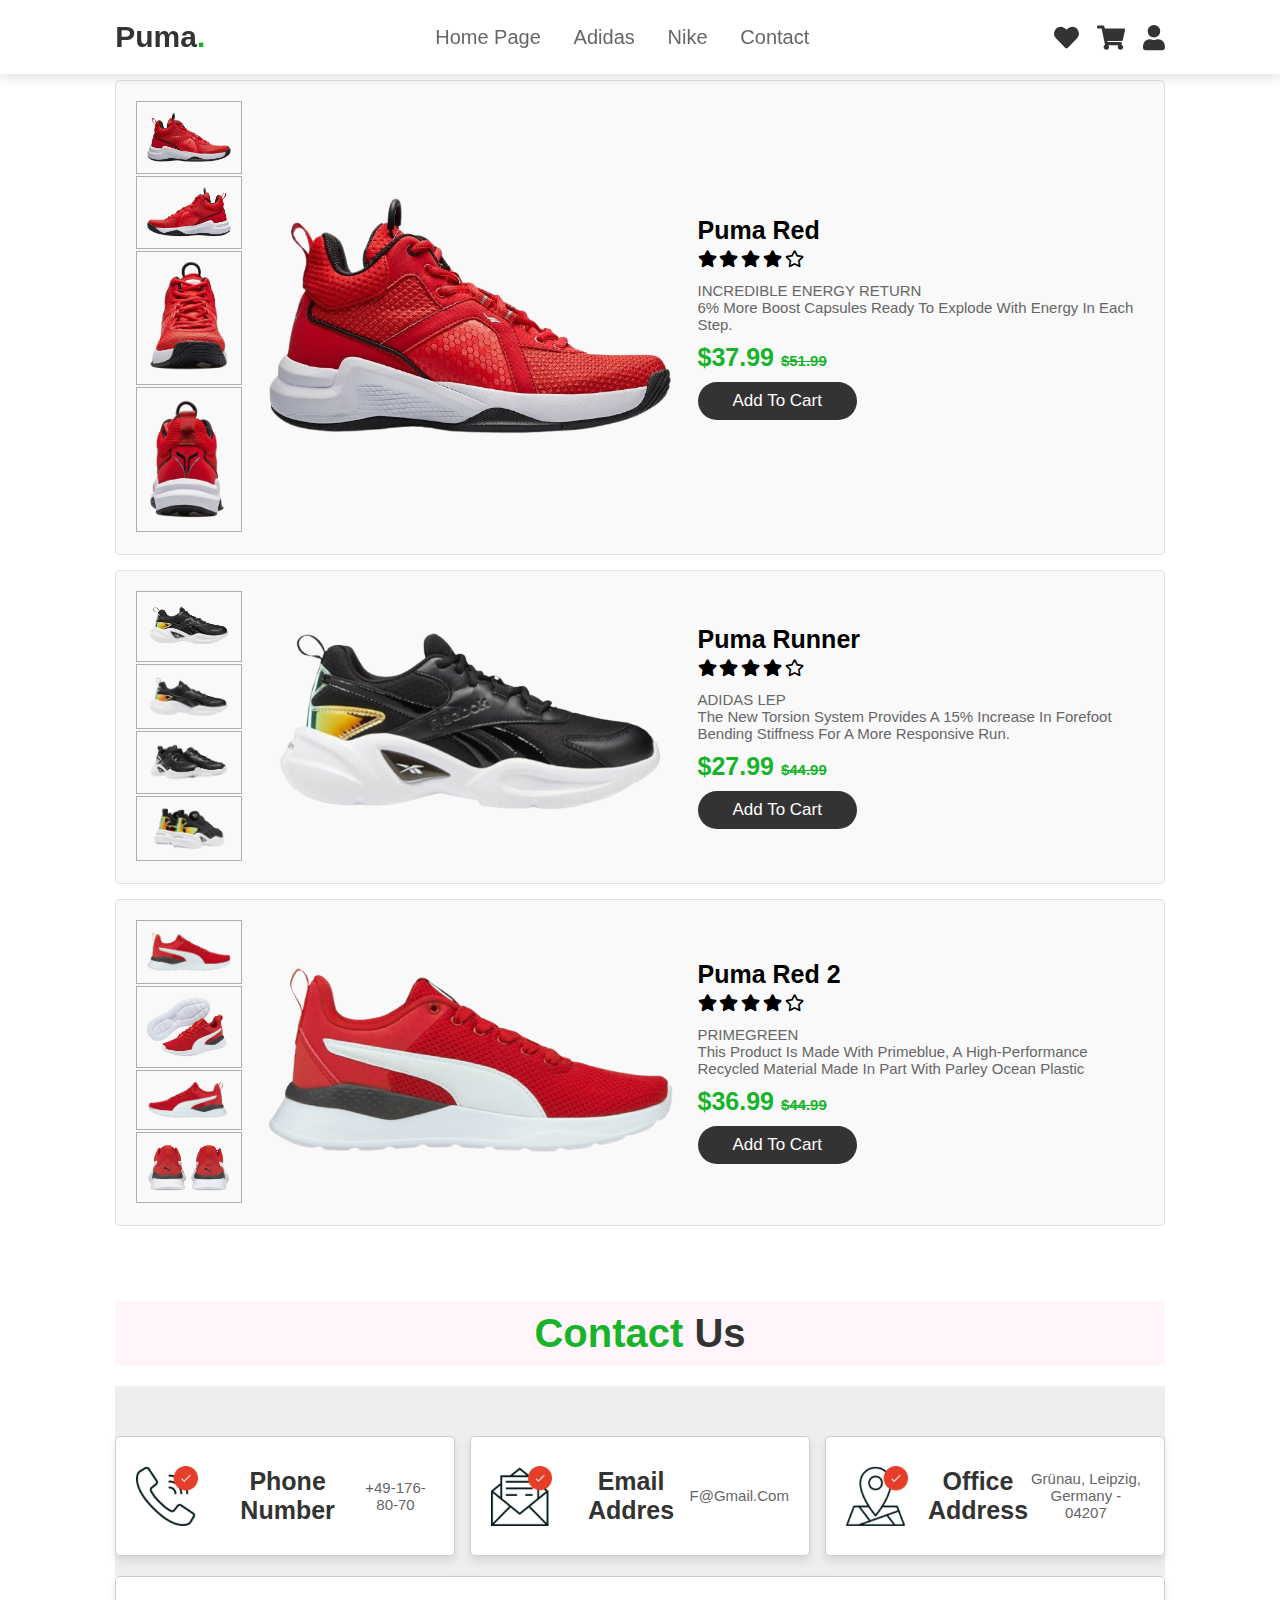
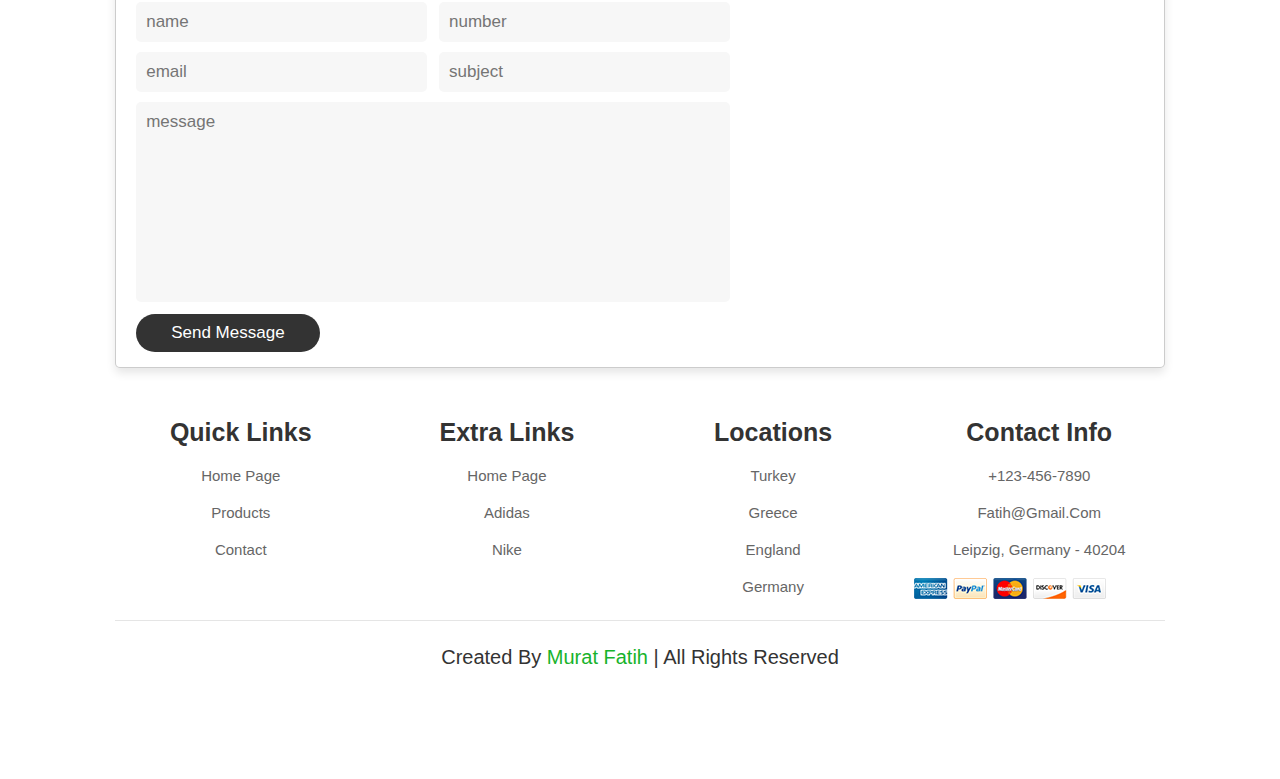
<file: puma.html>
<!DOCTYPE html>
<html lang="en">
<head>
    <meta charset="UTF-8">
    <meta http-equiv="X-UA-Compatible" content="IE=edge">
    <meta name="viewport" content="width=device-width, initial-scale=1.0">
    <title>Puma</title>
    <link rel="icon" type="./favicon.ico" href="./images/favicon.ico">
    <!-- font awesome cdn link  -->
    <link rel="stylesheet" href="https://cdnjs.cloudflare.com/ajax/libs/font-awesome/5.15.3/css/all.min.css">
    <!-- custom css file link  -->
    <link rel="stylesheet" href="style.css">
</head>
<body>

<!-- header section starts  -->
<header>

    <input type="checkbox" name="" id="toggler">
    <label for="toggler" class="fas fa-bars"></label>

    <a href="#" class="logo">puma<span>.</span></a>

    <nav class="navbar">
        <a href="./index.html">home page</a>
        <a href="./adidas.html">adidas</a>
        <a href="./nike.html">nike</a>
        <a href="#contact">contact</a>
    </nav>

    <div class="icons">
        <a href="#" class="fas fa-heart"></a>
        <a href="#" class="fas fa-shopping-cart"></a>
        <a href="#" class="fas fa-user"></a>
    </div>

</header>

<!-- featured section starts  -->

<section class="featured" id="featured">

    <h5 class="heading">  </h5>

    <div class="row">
        <div class="image-container">
            <div class="small-image">
                <img src="./images/lescon1.jpg" class="featured-image-1" alt="">
                <img src="./images/lescon2.jpg" class="featured-image-1" alt="">
                <img src="./images/lescon3.jpg" class="featured-image-1" alt="">
                <img src="./images/lescon4.jpg" class="featured-image-1" alt="">
            </div>
            <div class="big-image">
                <img src="./images/lescon1.jpg" class="big-image-1" alt="">
            </div>
        </div>
        <div class="content">
            <h3>Puma Red</h3>
            <div class="stars">
                <i class="fas fa-star"></i>
                <i class="fas fa-star"></i>
                <i class="fas fa-star"></i>
                <i class="fas fa-star"></i>
                <i class="far fa-star"></i>
            </div>
            <p>INCREDIBLE ENERGY RETURN 
             <br> 6% more Boost capsules ready to explode with energy in each step.</p>
            <div class="price">$37.99 <span>$51.99</span></div>
            <a href="#" class="btn">add to cart</a>
        </div>
    </div>

    <div class="row">
        <div class="image-container">
            <div class="small-image">
                <img src="./images/rebook1.jpg" class="featured-image-2" alt="">
                <img src="./images/rebook2.jpg" class="featured-image-2" alt="">
                <img src="./images/rebook3.jpg" class="featured-image-2" alt="">
                <img src="./images/rebook4.jpg" class="featured-image-2" alt="">
            </div>
            <div class="big-image">
                <img src="./images/rebook1.jpg" class="big-image-2" alt="">
            </div>
        </div>
        <div class="content">
            <h3>Puma Runner</h3>
            <div class="stars">
                <i class="fas fa-star"></i>
                <i class="fas fa-star"></i>
                <i class="fas fa-star"></i>
                <i class="fas fa-star"></i>
                <i class="far fa-star"></i>
            </div>
            <p>ADIDAS LEP
               <br> The new Torsion System provides a 15% increase in forefoot bending stiffness for a more responsive run.</p>
            <div class="price">$27.99 <span>$44.99</span></div>
            <a href="#" class="btn">add to cart</a>
        </div>
    </div>

    <div class="row">
        <div class="image-container">
            <div class="small-image">
                <img src="./images/puma1.jpg" class="featured-image-2" alt="">
                <img src="./images/puma2.jpg" class="featured-image-2" alt="">
                <img src="./images/puma3.jpg" class="featured-image-2" alt="">
                <img src="./images/puma4.jpg" class="featured-image-2" alt="">
            </div>
            <div class="big-image">
                <img src="./images/puma1.jpg" class="featured-image-2" alt="">
            </div>
        </div>
        <div class="content">
            <h3>Puma Red 2</h3>
            <div class="stars">
                <i class="fas fa-star"></i>
                <i class="fas fa-star"></i>
                <i class="fas fa-star"></i>
                <i class="fas fa-star"></i>
                <i class="far fa-star"></i>
            </div>
            <p>PRIMEGREEN
               <br> This product is made with Primeblue, a high-performance recycled material made in part with Parley Ocean Plastic</p>
            <div class="price">$36.99 <span>$44.99</span></div>
            <a href="#" class="btn">add to cart</a>
        </div>
    </div>

</section>  

     <!--Contact section starts-->
     <section class="contact" id="contact">

        <h1 class="heading"> <span>contact</span> us </h1>

        <div class="icons-container">

            <div class="icons">
                <img src="images/icon-5.png" alt="">
                <h3>phone number</h3>
                <p>+49-176-80-70</p>
            </div>

            <div class="icons">
                <img src="images/icon-6.png" alt="">
                <h3>email addres</h3>
                <p>f@gmail.com</p>

            </div>

            <div class="icons">
                <img src="images/icon-7.png" alt="">
                <h3>office address</h3>
                <p>grünau, leipzig, germany - 04207</p>
            </div>

        </div>

        <div class="row">

            <form action="">
                <div class="inputBox">
                    <input type="text" placeholder="name">
                    <input type="text" placeholder="number">
                </div>
                <div class="inputBox">
                    <input type="email" placeholder="email">
                    <input type="text" placeholder="subject">
                </div>
                <textarea name="" placeholder="message" id="" cols="30" rows="10"></textarea>
                <input type="submit" value="send message" class="btn">
            </form>


            <iframe class="map"
                src="https://www.google.com/maps/embed?pb=!1m18!1m12!1m3!1d2494.075952793802!2d12.263409866125082!3d51.309726929603166!2m3!1f0!2f0!3f0!3m2!1i1024!2i768!4f13.1!3m3!1m2!1s0x47a6f6e39d64a419%3A0x9eb061e055e15de6!2s04207%20Gr%C3%BCnau!5e0!3m2!1str!2sde!4v1628583391150!5m2!1str!2sde"
                allowfullscreen="" loading="lazy"></iframe>

        </div>

    </section>

    <!-- footer section starts  -->
    <section class="footer">

        <div class="box-container">
    
            <div class="box">
                <h3>quick links</h3>
                <a href="./index.html">home page</a>
                <a href="#featured">products</a>
                <a href="#contact">contact</a>
            </div>
    
            <div class="box">
                <h3>extra links</h3>
                <a href="./index.html">home page</a>
                <a href="./adidas.html">adidas</a>
                <a href="./nike.html">nike</a>
            </div>
    
            <div class="box">
                <h3>locations</h3>
                <a href="#">turkey</a>
                <a href="#">greece</a>
                <a href="#">england</a>
                <a href="#">germany</a>
            </div>
    
            <div class="box">
                <h3>contact info</h3>
                <a href="#">+123-456-7890</a>
                <a href="#">fatih@gmail.com</a>
                <a href="#">leipzig, germany - 40204</a>
                <img src="images/payment.png" alt="">
            </div>
    
        </div>
    
        <div class="credit"> created by <span> murat fatih </span> | all rights reserved </div>
    
    </section>

</body>
</html>
</file>
<file: style.css>
:root{
    --green:#17b32b;
}

*{
    margin:0; padding:0;
    box-sizing: border-box;
    font-family: Verdana, Geneva, Tahoma, sans-serif;
    outline: none; border:none;
    text-decoration: none;
    text-transform: capitalize;
    transition: .2s linear;
}

html{
    font-size: 62.5%;
    scroll-behavior: smooth;
    scroll-padding-top: 6rem;
    overflow-x: hidden;
}

section{
    padding:2rem 9%;
}

.heading{
    text-align: center;
    font-size: 4rem;
    color:#333;
    padding:1rem;
    margin:2rem 0;
    background:rgba(255, 51, 153,.05);
}

.heading span{
    color:var(--green);
}

.btn{
    display: inline-block;
    margin-top: 1rem;
    border-radius: 5rem;
    background:#333;
    color:#fff;
    padding:.9rem 3.5rem;
    cursor: pointer;
    font-size: 1.7rem;
}

.btn:hover{
    background:var(--green);
}

/*header section starts*/
header{
    position: fixed;
    top:0; left:0; right:0;
    background:#fff;
    padding:2rem 9%;
    display: flex;
    align-items: center;
    justify-content: space-between;
    z-index: 1000;
    box-shadow: 0 .5rem 1rem rgba(0,0,0,.1);
}

header .logo{
    font-size: 3rem;
    color:#333;
    font-weight: bolder;
}

header .logo span{
    color:var(--green);
}

header .navbar a{
    font-size: 2rem;
    padding:0 1.5rem;
    color:#666;
}

header .navbar a:hover{
    color:var(--green);
}

header .icons a{
    font-size: 2.5rem;
    color:#333;
    margin-left: 1.5rem;
}

header .icons a:hover{
    color:var(--green);
}

header #toggler{
    display: none;
}

header .fa-bars{
    font-size: 3rem;
    color:#333;
    border-radius: .5rem;
    padding:.5rem 1.5rem;
    cursor: pointer;
    border:.1rem solid rgba(0,0,0,.3);
    display: none;
}

/*home section starts*/
.home{
    display: flex;
    align-items: center;
    min-height: 100vh;
    background:url(./images/home-bg.jpg) no-repeat;
    background-size: cover;
    background-position: center;
}

.home .content{
    max-width: 50rem;
}

.home .content h3{
    font-size: 6rem;
    color:#333;
}

.home .content span{
    font-size: 3.5rem;
    color:var(--green);
    padding:1rem 0;
    line-height: 1.5;
}

.home .content p{
    font-size: 1.5rem;
    color:#999;
    padding:1rem 0;
    line-height: 1.5;
}

/*about section starts*/
.about .row{
    display: flex;
    align-items: center;
    gap:2rem;
    flex-wrap: wrap;
    padding:2rem 0;
    padding-bottom: 3rem;
}

.about .row .video-container{
    flex:1 1 40rem;
    position: relative;
}

.about .row .video-container video{
    width:100%;
    border:1.5rem solid #fff;
    border-radius: .5rem;
    box-shadow: 0 .5rem 1rem rgba(0,0,0,.1);
    height: 100%;
    object-fit: cover;
}

.about .row .video-container h3{
    position: absolute;
    top:50%; transform: translateY(-50%);
    font-size: 3rem;
    background:#fff;
    width:100%;
    padding:1rem 2rem;
    text-align: center;
    mix-blend-mode: screen;
}

.about .row .content{
    flex:1 1 40rem;
}

.about .row .content h3{
    font-size: 3rem;
    color:#333;
}

.about .row .content p{
    font-size: 1.5rem;
    color:#999;
    padding:.5rem 0;
    padding-top: 1rem;
    line-height: 1.5;
}

/*icon section starts*/
.icons-container{
    background:#eee;
    display: flex;
    flex-wrap: wrap;
    gap:1.5rem;
    padding-top: 5rem;
    padding-bottom: 5rem;
}

.icons-container .icons{
    background:#fff;
    border:.1rem solid rgba(0,0,0,.1);
    padding:2rem;
    display: flex;
    align-items: center;
    flex:1 1 25rem;
}

.icons-container .icons img{
    height:5rem;
    margin-right: 2rem;
}

.icons-container .icons h3{
    color:#333;
    padding-bottom: .5rem;
    font-size: 1.5rem;
}

.icons-container .icons span{
    color:#555;
    font-size: 1.3rem;
}

/*product section starts*/
.products .box-container{
    display: flex;
    flex-wrap: wrap;
    gap:1.5rem;
}

.products .box-container .box{
    flex:1 1 30rem;
    box-shadow: 0 .5rem 1.5rem rgba(0,0,0,.1);
    border-radius: .5rem;
    border:.1rem solid rgba(0,0,0,.1);
    position: relative;    
}

.products .box-container .box .discount{
    position: absolute;
    top:1rem; left:1rem;
    padding:.7rem 1rem;
    font-size: 2rem;
    color:var(--green);
    background:rgba(255, 51, 153,.05);
    z-index: 1;
    border-radius: .5rem;
}

.products .box-container .box .image{
    position: relative;
    text-align: center;
    padding-top: 2rem;
    overflow:hidden;
}

.products .box-container .box .image img{
    height:25rem;
}

.products .box-container .box:hover .image img{
    transform: scale(1.1);
}

.products .box-container .box .image .icons{
    position: absolute;
    bottom:-7rem; left:0; right:0;
    display: flex;
}

.products .box-container .box:hover .image .icons{
    bottom:0;
}

.products .box-container .box .image .icons a{
    height: 5rem;
    line-height: 5rem;
    font-size: 2rem;
    width:50%;
    background:var(--green);
    color:#fff;
}

.products .box-container .box .image .icons .cart-btn{
    border-left: .1rem solid #fff7;
    border-right: .1rem solid #fff7;
    width:100%;
}

.products .box-container .box .image .icons a:hover{
    background:#333;
}

.products .box-container .box .content{
    padding:2rem;
    text-align: center;
}

.products .box-container .box .content h3{
    font-size: 2.5rem;
    color:#333;
}

.products .box-container .box .content .price{
    font-size: 2.5rem;
    color:var(--green);
    font-weight: bolder;
    padding-top: 1rem;
}

.products .box-container .box .content .price span{
    font-size: 1.5rem;
    color:#999;
    font-weight: lighter;
    text-decoration: line-through;
}

/*review section starts*/
.review .box-container{
    display: flex;
    flex-wrap: wrap;
    gap:1.5rem;
}

.review .box-container .box{
    flex:1 1 30rem;
    box-shadow: 0 .5rem 1.5rem rgba(0,0,0,.1);
    border-radius: .5rem;
    padding:3rem 2rem;
    position: relative;
    border:.1rem solid rgba(0,0,0,.1);
}

.review .box-container .box .fa-quote-right{
    position: absolute;
    bottom:3rem; right:3rem;
    font-size: 6rem;
    color:#eee;
}

.review .box-container .box .stars i{
    color:var(--green);
    font-size: 2rem;
}

.review .box-container .box p{
    color:#999;
    font-size: 1.5rem;
    line-height: 1.5;
    padding-top: 2rem;
}

.review .box-container .box .user{
    display: flex;
    align-items: center;
    padding-top: 2rem;
}

.review .box-container .box .user img{
    height:6rem;
    width:6rem;
    border-radius: 50%;
    object-fit: cover;
    margin-right: 1rem;
}

.review .box-container .box .user h3{
    font-size: 2rem;
    color:#333;
}

.review .box-container .box .user span{
    font-size: 1.5rem;
    color:#999;
}

/*contact section starts*/
.contact .icons-container{
    display: flex;
    flex-wrap: wrap;
    gap:1.5rem;
    padding-bottom: 2rem;
}

.contact .icons-container .icons{
    flex:1 1 25rem;
    background: #fff;
    padding:2rem;
    border:.1rem solid rgba(0,0,0,.2);
    border-radius: .5rem;
    box-shadow: 0 .5rem 1rem rgba(0,0,0,.1);
    text-align: center;
}

.contact .icons-container .icons img{
    height:6rem;
}

.contact .icons-container .icons h3{
    font-size: 2.5rem;
    color:#333;
    padding:1rem 0;
}

.contact .icons-container .icons p{
    font-size: 1.5rem;
    color:#666;
    padding:.2rem 0;
}

.contact .row{
    background: #fff;
    border:.1rem solid rgba(0,0,0,.2);
    box-shadow: 0 .5rem 1rem rgba(0,0,0,.1);
    border-radius: .5rem;
    display: flex;
    flex-wrap: wrap-reverse;
    padding:1rem;
}

.contact .row form{
    flex:1 1 50rem;
    padding:.5rem 1rem;
}

.contact .row .map{
    flex:1 1 30rem;
    width:100%;
    padding:1rem;
}

.contact .row form .inputBox{
    display: flex;
    flex-wrap: wrap;
    justify-content: space-between;
}

.contact .row form textarea,
.contact .row form .inputBox input{
    margin-top: 1rem;
    padding:1rem;
    font-size: 1.7rem;
    color:#333;
    background: #f7f7f7;
    border-radius: .5rem;
    text-transform: none;
    width:49%;
}

.contact .row form textarea{
    width:100%;
    height:20rem;
    resize: none;
}

.contact .row form textarea:focus,
.contact .row form .inputBox input:focus{
    background-color: rgb(183, 233, 183);
}

/*footer section starts*/
.footer .box-container{
    display: flex;
    flex-wrap: wrap;
    gap:1.5rem;
}

.footer .box-container .box{
    flex:1 1 25rem;
}

.footer .box-container .box h3{
    color:#333;
    font-size: 2.5rem;
    padding:1rem 0;
    text-align: center;
}

.footer .box-container .box a{
    display: block;
    color:#666;
    font-size: 1.5rem;
    padding:1rem 0;
    text-align: center;
}

.footer .box-container .box a:hover{
    color:var(--green);
    text-decoration: underline;
}

.footer .box-container .box  img{
    margin-top: 1rem;
}

.footer .credit{
    text-align: center;
    padding:1.5rem;
    margin-top: 1.5rem;
    padding-top: 2.5rem;
    font-size: 2rem;
    color:#333;
    border-top: .1rem solid rgba(0,0,0,.1);
    padding-bottom: 9rem;
}

.footer .credit span{
    color:var(--green);
}

/*featured section starts*/
.featured .row{
    display: flex;
    flex-wrap: wrap;
    gap:1.5rem;
    border:.1rem solid rgba(0,0,0,.1);
    border-radius: .5rem;
    background:#f9f9f9;
    padding:2rem;
    align-items: center;
    margin:1.5rem 0;
  }
  
  .featured .row .content{
    flex:1 1 40rem;
  }
  
  .featured .row .image-container{
    display:flex;
    gap:1.5rem;
    align-items: center;
    flex:1 1 50rem;
  }
  
  .featured .row .image-container .small-image{
    width:20%;
  }
  
  .featured .row .image-container .big-image{
    width:80%;
    padding:1rem;
  }
  
  .featured .row .image-container .small-image img{
    width:100%;
    padding:1rem;
    border:.1rem solid rgba(0,0,0,.3);
    cursor: pointer;
  }
  
  .featured .row .image-container .small-image img:hover{
    background:#ccc;
  }
  
  .featured .row .image-container .big-image img{
    width:100%;
  }
  
  .featured .row .image-container .big-image img:hover{
    transform: scale(1.05);
  }
  
  .featured .row .content h3{
    font-size: 2.5rem;
    color:var(--black);
  }
  
  .featured .row .content .stars i{
    font-size: 1.7rem;
    color:var(--orange);
    padding:.5rem 0;
  }
  
  .featured .row .content p{
    font-size: 1.5rem;
    color:#666;
    padding:1rem 0;
  }
  
  .featured .row .content .price{
    font-size: 2.5rem;
    color:var(--green);
    font-weight: bolder;
  }
  
  .featured .row .content .price span{
    font-size: 1.5rem;
    color:var(--green);
    text-decoration: line-through;
  }

/* media queries  */
@media (max-width:991px){
    
    html{
        font-size: 55%;
    }

    header{
        padding:2rem;
    }

    section{
        padding:2rem;
    }

    .home{
        background-position: left;
    }

}

@media (max-width:768px){

    header .fa-bars{
        display: block;
    }

    header .navbar{
        position:absolute;
        top:100%; left:0; right:0;
        background:#eee;
        border-top: .1rem solid rgba(0,0,0,.1);
        clip-path: polygon(0 0, 100% 0, 100% 0, 0 0);
    }

    header #toggler:checked ~ .navbar{
        clip-path:polygon(0 0, 100% 0, 100% 100%, 0% 100%);
    }

    header .navbar a{
        margin:1.5rem;
        padding:1.5rem;
        background:#fff;
        border:.1rem solid rgba(0,0,0,.1);
        display: block;
    }

    .home .content h3{
        font-size: 5rem;
    }

    .home .content span{
        font-size: 2.5rem;
    }

    .icons-container .icons h3{
        font-size: 2rem;
    }
    
    .icons-container .icons span{
        font-size: 1.7rem;
    }
    
}

@media (max-width:450px){
    
    html{
        font-size: 50%;
    }

    .heading{
        font-size: 3rem;
    }

    .contact .row form .inputBox input{
        width: 100%;
    }

}
</file>
